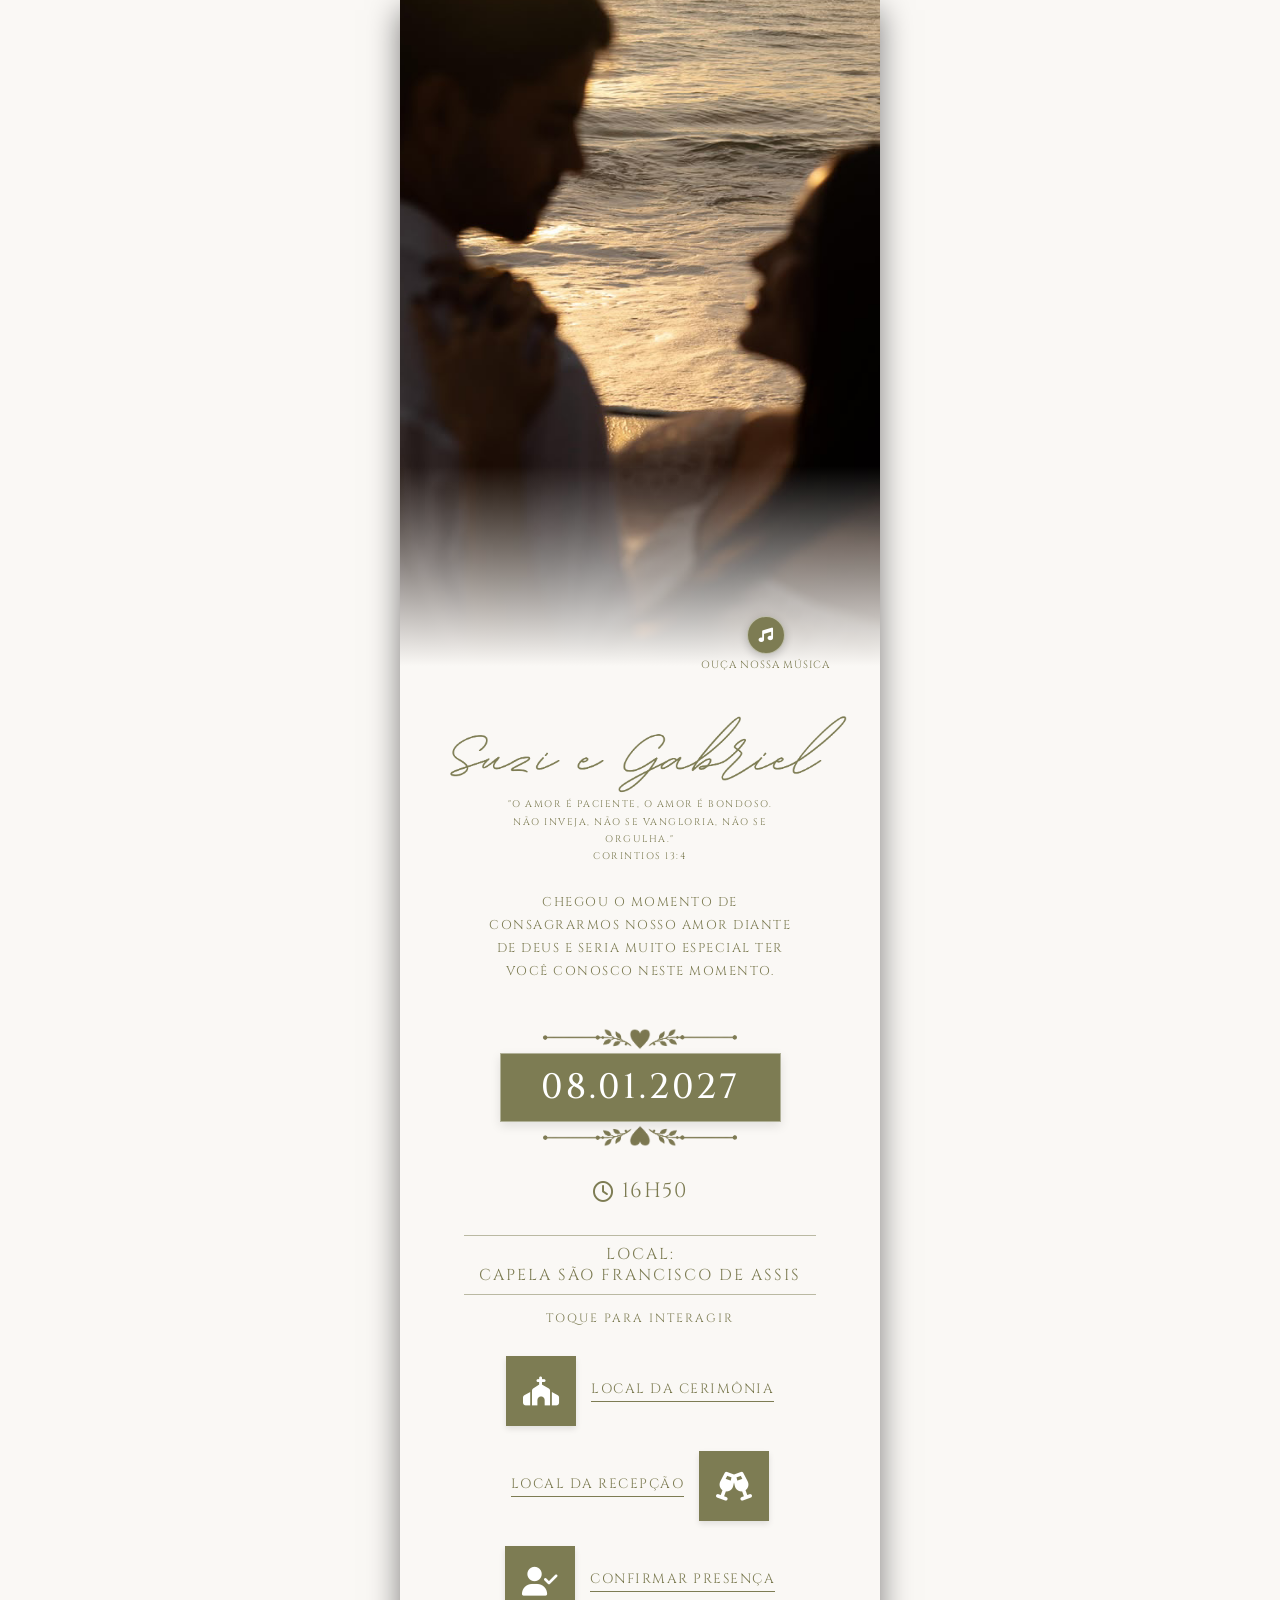
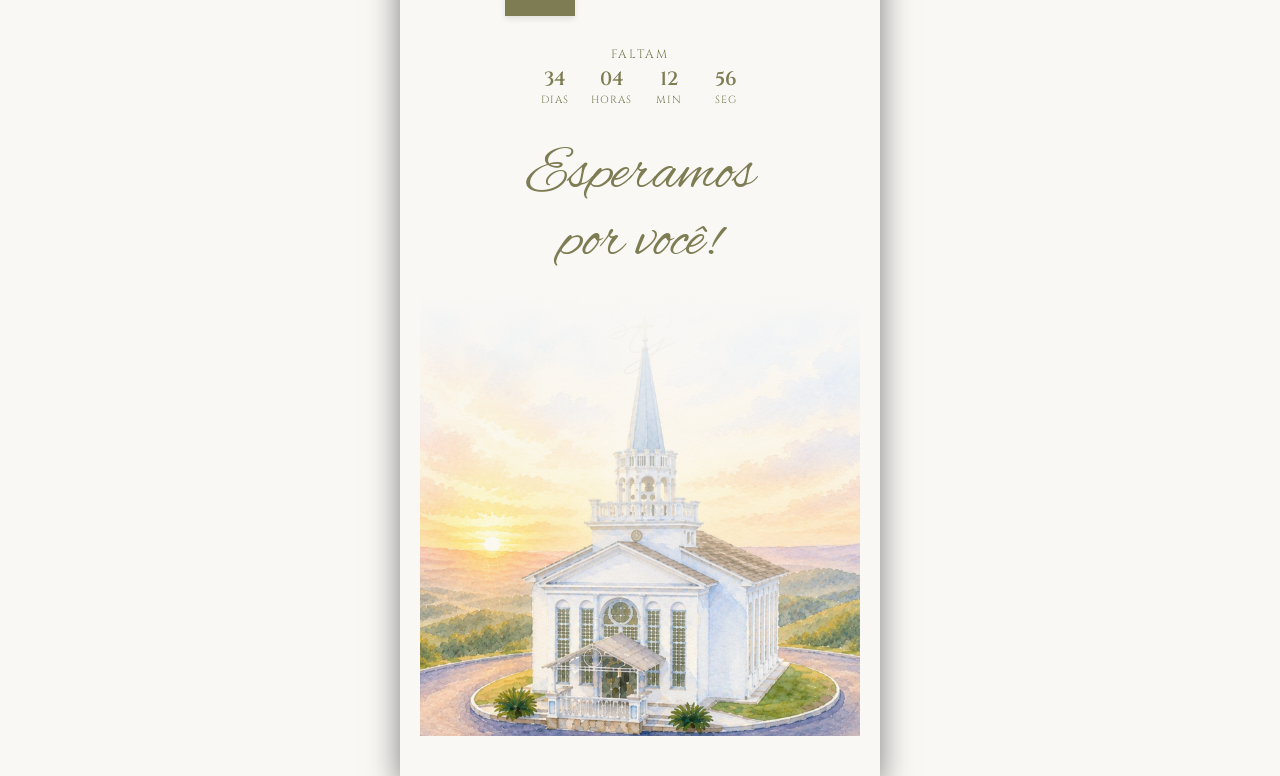
<file: index.html>
<html lang="pt-BR">
<head>
  <meta charset="UTF-8">
  <meta name="viewport" content="width=device-width, initial-scale=1.0">
  <title>Suzi e Gabriel</title>
  
  <!-- Google Fonts -->
  <link rel="preconnect" href="https://fonts.googleapis.com">
  <link rel="preconnect" href="https://fonts.gstatic.com" crossorigin>
  <link href="https://fonts.googleapis.com/css2?family=Alex+Brush&family=Cinzel:wght@400;500;600&display=swap" rel="stylesheet">
  
    <!-- Ícones do App/Navegador -->
  <link href="imagens/icon.png" rel="shortcut icon"/>
  <link href="imagens/icon-192.png" rel="icon" sizes="192x192"/>
  <link href="imagens/icon-180.png" rel="apple-touch-icon" sizes="180x180"/>
  
  <!-- FontAwesome -->
  <link rel="stylesheet" href="https://cdnjs.cloudflare.com/ajax/libs/font-awesome/6.4.0/css/all.min.css">

  <!-- CSS Local -->
  <link rel="stylesheet" href="./style.css">
</head>
<body>
   <!-- Música de fundo -->
<audio id="bg-music" loop src="audio/musica.mp3"></audio>
<div class="card-container">

  <!-- FOTO DO TOPO -->
  <div class="top-photo-wrapper">
    <img src="imagens/foto-casal1.png" alt="Foto Casal Topo">
  </div>

  <!-- CONTEÚDO PRINCIPAL -->
  <div class="main-content">
    
    <!-- CONTAINER DOS NOMES COM A DECORAÇÃO -->
    <div class="names-container">
      <!-- Bloco de Música com Texto -->
<div class="music-wrapper">
    <button id="music-btn" class="music-toggle-btn" aria-label="Tocar Música">
      <i class="fa-solid fa-music"></i>
    </button>
    <span class="music-label">Ouça nossa música</span>
  </div>
</div>

<div class="image-nomes">
<img src="imagens/nomes.png" alt="Foto Casal Topo">
</div>
      
   <!-- Versículo Bíblico -->
<p class="versiculo-biblico">
  "O amor é paciente, o amor é bondoso. <br> 
  Não inveja, não se vangloria, não se orgulha."<br>
  Corintios 13:4
</p>

<!-- Texto da Saudação -->
<p class="invitation-text">
  Chegou o momento de consagrarmos nosso amor diante de Deus e seria muito especial ter você conosco neste momento.
</p>

     <!-- SEÇÃO DA DATA COM DECORAÇÕES -->
    <div class="date-wrapper">
      <img src="imagens/arabesco-coracao-cima.png" alt="Decoração Topo" class="date-deco date-deco-top">

      <!-- DATA EM DESTAQUE -->
      <div class="date-badge">
        08.01.2027
      </div>

      <img src="imagens/arabesco-coracao-baixo.png" alt="Decoração Base" class="date-deco date-deco-bottom">
    </div>

    <!-- HORA -->
     <div class="time-text">
      <i class="far fa-clock"></i>
      <span>16H50</span>
    </div>
    
    <!-- LOCAL -->
    <div class="location-info">
      <div class="divider-line"></div>
      <p class="location-text">Local: <br>Capela São Francisco de Assis</p>
      <div class="divider-line"></div>
    </div>

    <!-- INSTRUÇÃO -->
    <p class="touch-instruction">Toque para interagir</p>

    <!-- BOTÕES INTERATIVOS -->
    <div class="interactive-buttons">

      <!-- Botão 1: Local da Cerimônia (Igreja) -->
      <a href="https://digitalconvite.github.io/suzi-e-gabriel/local-cerimonia.html" rel="noopener noreferrer" class="btn-row">
        <div class="icon-square">
          <i class="fas fa-church"></i>
        </div>
        <span class="btn-label">Local da Cerimônia</span>
      </a>

      <!-- Botão 2: Local da recepção -->
      <a href="https://digitalconvite.github.io/suzi-e-gabriel/local-recepcao.html" rel="noopener noreferrer" class="btn-row reverse">
        <div class="icon-square">
          <i class="fas fa-glass-cheers"></i>
        </div>
        <span class="btn-label">Local da recepção</span>
      </a>

      <!-- Botão 3: Confirmar Presença -->
      <div class="btn-row" id="rsvpBtn">
        <div class="icon-square">
          <i class="fas fa-user-check"></i>
        </div>
        <span class="btn-label">Confirmar Presença</span>
      </div>

    </div>
    
    <!-- CONTAGEM REGRESSIVA -->
<div class="countdown-container">
  <div class="countdown-title">FALTAM</div>
  <div class="countdown-timer" id="countdown">
    <div class="time-box">
      <span id="days">00</span>
      <small>dias</small>
    </div>
    <div class="time-box">
      <span id="hours">00</span>
      <small>horas</small>
    </div>
    <div class="time-box">
      <span id="minutes">00</span>
      <small>min</small>
    </div>
    <div class="time-box">
      <span id="seconds">00</span>
      <small>seg</small>
    </div>
  </div>
</div>

    <div class="waiting-text">
        Esperamos<br>por você!
      </div>

    <!-- FOTO DA PARTE INFERIOR -->
    <div class="bottom-section">
      <div class="bottom-photo-wrapper">
        <img src="imagens/foto-final.jpeg" alt="flores douradas">
      </div>
    </div>

  </div>

  <!-- MODAL RSVP -->
  <div id="rsvpModal" class="modal">
    <div class="modal-content">
      <h3>Confirmação de Presença</h3>
      <form id="rsvpForm">
        
        <div class="form-group">
          <label for="nome">Seu Nome Completo:</label>
          <input type="text" id="nome" placeholder="Digite seu nome completo" required>
        </div>
        
        <div class="form-group">
          <label for="presencaCelebracao">Celebração:</label>
          <select id="presencaCelebracao" required>
            <option value="Sim, estarei presente na Celebração">Sim, estarei presente na Celebração</option>
            <option value="Não poderei ir à Celebração">Não poderei ir à Celebração</option>
          </select>
        </div>

        <div class="form-group">
          <label for="presencaRecepcao">Recepção / Festa:</label>
          <select id="presencaRecepcao" required>
            <option value="Sim, estarei presente na Recepção">Sim, estarei presente na Recepção</option>
            <option value="Não poderei ir à Recepção">Não poderei ir à Recepção</option>
          </select>
        </div>

        <div class="form-group">
          <label for="acompanhantes">Quantidade de Acompanhantes:</label>
          <input type="number" id="acompanhantes" placeholder="0" min="0" value="0">
        </div>

        <button type="submit" class="modal-btn">Enviar via WhatsApp</button>
        <button type="button" class="modal-btn btn-cancel" id="closeRsvpBtn">Fechar</button>
      </form>
    </div>
  </div>

  <!-- JavaScript Local -->
  <script src="./script.js"></script>
</body>
</html>
</file>
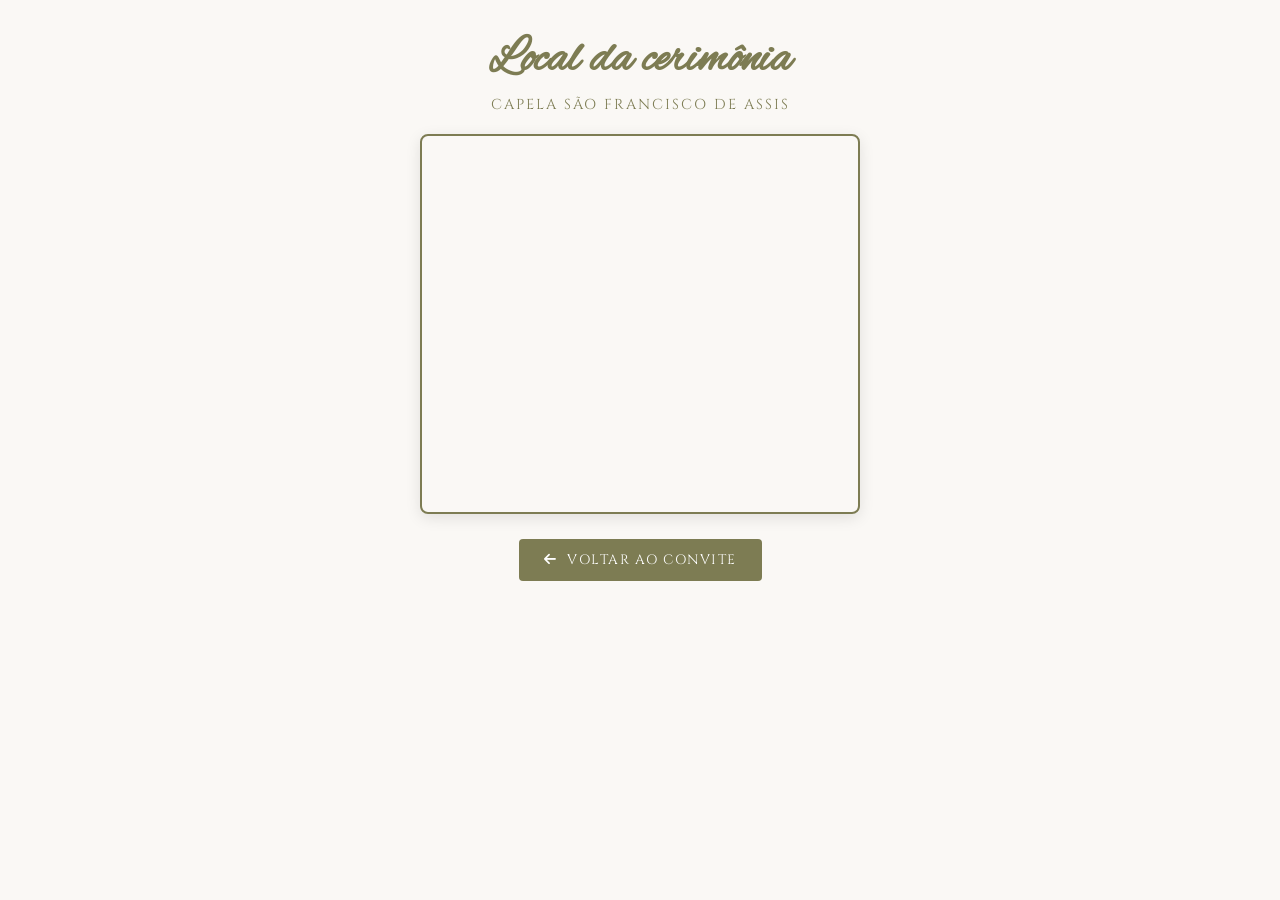
<file: local-cerimonia.html>
<!DOCTYPE html>
<html lang="pt-BR">
<head>
  <meta charset="UTF-8">
  <meta name="viewport" content="width=device-width, initial-scale=1.0">
  <title>Cerimônia</title>
  
  <!-- Google Fonts & FontAwesome -->
  <link rel="preconnect" href="https://fonts.googleapis.com">
  <link rel="preconnect" href="https://fonts.gstatic.com" crossorigin>
  <link href="https://fonts.googleapis.com/css2?family=Alex+Brush&family=Cinzel:wght@400;500;600&display=swap" rel="stylesheet">
  <link rel="stylesheet" href="https://cdnjs.cloudflare.com/ajax/libs/font-awesome/6.4.0/css/all.min.css">

  <!-- Estilos da página de localização -->
  <style>
    :root {
      --bg-color: #FAF8F5;
      --primary-color: #7D7C53;
      --text-gold: #7D7C53;
      --font-cursive: 'Alex Brush', cursive;
      --font-serif: 'Cinzel', serif;
    }

    * {
      box-sizing: border-box;
      margin: 0;
      padding: 0;
    }

    body {
      background-color: var(--bg-color);
      font-family: var(--font-serif);
      color: var(--text-gold);
      min-height: 100vh;
      display: flex;
      justify-content: center;
      align-items: flex-start;
    }

    .page-container {
      width: 100%;
      max-width: 480px;
      padding: 30px 20px;
      text-align: center;
      display: flex;
      flex-direction: column;
      align-items: center;
    }

    .title {
      font-family: var(--font-cursive);
      font-size: 3rem;
      color: var(--primary-color);
      margin-bottom: 5px;
    }

    .subtitle {
      font-size: 0.9rem;
      letter-spacing: 2px;
      text-transform: uppercase;
      margin-bottom: 20px;
    }

    .map-frame {
      width: 100%;
      height: 380px;
      border: 2px solid var(--primary-color);
      border-radius: 8px;
      overflow: hidden;
      box-shadow: 0 4px 15px rgba(0, 0, 0, 0.1);
      margin-bottom: 25px;
    }

    .map-frame iframe {
      width: 100%;
      height: 100%;
      border: 0;
    }

    /* Botão de Voltar ao Convite */
    .back-btn {
      display: inline-flex;
      align-items: center;
      gap: 10px;
      background-color: var(--primary-color);
      color: #FFFFFF;
      text-decoration: none;
      padding: 12px 25px;
      border-radius: 4px;
      font-size: 0.85rem;
      letter-spacing: 1.5px;
      text-transform: uppercase;
      transition: transform 0.2s ease, background-color 0.2s ease;
    }

    .back-btn:hover {
      transform: scale(1.03);
    }
  </style>
</head>
<body>

  <div class="page-container">
    <h1 class="title">Local da cerimônia</h1>
    <p class="subtitle">Capela São Francisco de Assis</p>

    <!-- MAPA INCORPORADO DO GOOGLE MAPS (Entrar no google maps, digitar o local, compartilhar e escoher opção incorporar um mapa e copiar apenas o link) -->
    <div class="map-frame">
      <iframe 
        src="https://www.google.com/maps/embed?pb=!1m18!1m12!1m3!1d3835.927286874853!2d-48.103986000000006!3d-15.965173199999999!2m3!1f0!2f0!3f0!3m2!1i1024!2i768!4f13.1!3m3!1m2!1s0x935bd4eb6a937f51%3A0x8a5ad4c5082802d6!2sCapela%20S%C3%A3o%20Francisco%20de%20Assis%20-%20Ponte%20Alta!5e0!3m2!1spt-BR!2sbr!4v1795541148882!5m2!1spt-BR!2sbr" width="600" height="450" style="border:0;" allowfullscreen="" loading="lazy" referrerpolicy="strict-origin-when-cross-origin" 
        loading="lazy" 
        referrerpolicy="no-referrer-when-downgrade">
      </iframe>
    </div>

    <!-- BOTÃO PARA VOLTAR -->
    <a href="./index.html" class="back-btn">
      <i class="fas fa-arrow-left"></i>
      Voltar ao Convite
    </a>
  </div>

</body>
</html>
</file>
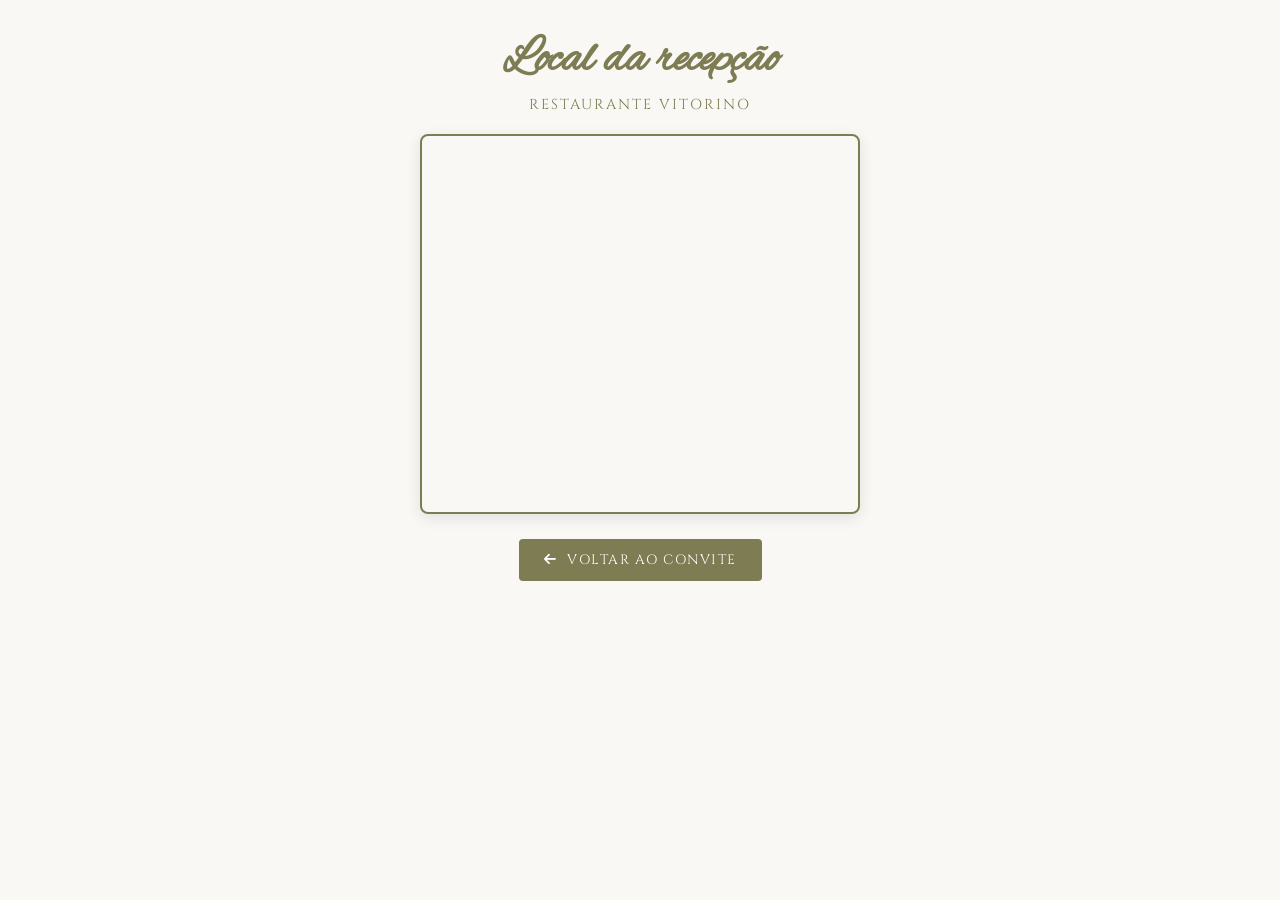
<file: local-recepcao.html>
<!DOCTYPE html>
<html lang="pt-BR">
<head>
  <meta charset="UTF-8">
  <meta name="viewport" content="width=device-width, initial-scale=1.0">
  <title>Cerimônia</title>
  
  <!-- Google Fonts & FontAwesome -->
  <link rel="preconnect" href="https://fonts.googleapis.com">
  <link rel="preconnect" href="https://fonts.gstatic.com" crossorigin>
  <link href="https://fonts.googleapis.com/css2?family=Alex+Brush&family=Cinzel:wght@400;500;600&display=swap" rel="stylesheet">
  <link rel="stylesheet" href="https://cdnjs.cloudflare.com/ajax/libs/font-awesome/6.4.0/css/all.min.css">

  <!-- Estilos da página de localização -->
  <style>
    :root {
      --bg-color: #FAF8F5;
      --primary-color: #7D7C53;
      --text-gold: #7D7C53;
      --font-cursive: 'Alex Brush', cursive;
      --font-serif: 'Cinzel', serif;
    }

    * {
      box-sizing: border-box;
      margin: 0;
      padding: 0;
    }

    body {
      background-color: var(--bg-color);
      font-family: var(--font-serif);
      color: var(--text-gold);
      min-height: 100vh;
      display: flex;
      justify-content: center;
      align-items: flex-start;
    }

    .page-container {
      width: 100%;
      max-width: 480px;
      padding: 30px 20px;
      text-align: center;
      display: flex;
      flex-direction: column;
      align-items: center;
    }

    .title {
      font-family: var(--font-cursive);
      font-size: 3rem;
      color: var(--primary-color);
      margin-bottom: 5px;
    }

    .subtitle {
      font-size: 0.9rem;
      letter-spacing: 2px;
      text-transform: uppercase;
      margin-bottom: 20px;
    }

    .map-frame {
      width: 100%;
      height: 380px;
      border: 2px solid var(--primary-color);
      border-radius: 8px;
      overflow: hidden;
      box-shadow: 0 4px 15px rgba(0, 0, 0, 0.1);
      margin-bottom: 25px;
    }

    .map-frame iframe {
      width: 100%;
      height: 100%;
      border: 0;
    }

    /* Botão de Voltar ao Convite */
    .back-btn {
      display: inline-flex;
      align-items: center;
      gap: 10px;
      background-color: var(--primary-color);
      color: #FFFFFF;
      text-decoration: none;
      padding: 12px 25px;
      border-radius: 4px;
      font-size: 0.85rem;
      letter-spacing: 1.5px;
      text-transform: uppercase;
      transition: transform 0.2s ease, background-color 0.2s ease;
    }

    .back-btn:hover {
      transform: scale(1.03);
    }
  </style>
</head>
<body>

  <div class="page-container">
    <h1 class="title">Local da recepção</h1>
    <p class="subtitle">Restaurante Vitorino</p>

    <!-- MAPA INCORPORADO DO GOOGLE MAPS (Entrar no google maps, digitar o local, compartilhar e escoher opção incorporar um mapa e copiar apenas o link) -->
    <div class="map-frame">
      <iframe 
        src="https://www.google.com/maps/embed?pb=!1m18!1m12!1m3!1d3838.4821049577786!2d-47.926681423912875!3d-15.831239023865574!2m3!1f0!2f0!3f0!3m2!1i1024!2i768!4f13.1!3m3!1m2!1s0x935a2fde38d3a66b%3A0x1dfc8dc6ee4143a1!2sVitorino%20Pizzaria%20e%20Ristorante!5e0!3m2!1spt-BR!2sbr!4v1795541614466!5m2!1spt-BR!2sbr" width="600" height="450" style="border:0;" allowfullscreen="" loading="lazy" referrerpolicy="strict-origin-when-cross-origin" 
        loading="lazy" 
        referrerpolicy="no-referrer-when-downgrade">
      </iframe>
    </div>

    <!-- BOTÃO PARA VOLTAR -->
    <a href="./index.html" class="back-btn">
      <i class="fas fa-arrow-left"></i>
      Voltar ao Convite
    </a>
  </div>

</body>
</html>
</file>
<file: style.css>
:root {
  --bg-color: #FAF8F5;
  --primary-color: #7D7C53;
  --text-gold: #7D7C53;
  --text-dark: #7d7c53;
  --font-cursive: 'Alex Brush', cursive;
  --font-serif: 'Cinzel', serif;
}

* {
  box-sizing: border-box;
  margin: 0;
  padding: 0;
}

html, body {
  width: 100%;
  min-height: 100vh;
  background-color: #faf8f5;
  font-family: var(--font-serif);
  overflow-x: hidden;
  display: flex;
  justify-content: center;
  align-items: flex-start;
}

/* Container do Convite */
.card-container {
  width: 100%;
  max-width: 480px;
  background-color: var(--bg-color);
  position: relative;
  display: flex;
  flex-direction: column;
  align-items: center;
  text-align: center;
  box-shadow: 0 10px 30px rgba(0,0,0,0.5);
  min-height: 100vh;
}

/* Foto do Topo */
.top-photo-wrapper {
  width: 100%;
  height: 100%;
  position: relative;
  overflow: hidden;
}

.top-photo-wrapper img {
  width: 100%;
  height: 100%;
  object-fit: cover;
}

.top-photo-wrapper::after {
  content: '';
  position: absolute;
  bottom: 0;
  left: 0;
  width: 100%;
  height: 30%;
  background: linear-gradient(to bottom, rgba(250,248,245,0) 0%, var(--bg-color) 100%);
}

/* Conteúdo Central */
.main-content {
  padding: 20px 20px 40px;
  width: 100%;
  display: flex;
  flex-direction: column;
  align-items: center;
}

.names-container {
  position: relative;
  display: flex;
  justify-content: center;
  align-items: center;
  width: 50%;
  margin: 5px 0 20px;
}

.left-decoration {
  position: absolute;
  left: -20%;
  top: -100px;
  width: 150px;
  height: auto;
  pointer-events: none;
}

.names-container .couple-names {
  margin: 0;
}

.couple-names {
  font-family: var(--font-cursive);
  font-size: 3.8rem;
  color: var(--primary-color);
  line-height: 1.1;
  margin: 10px 0 20px;
  font-weight: normal;
}

.couple-names span {
  display: block;
  font-size: 2.2rem;
  margin: -5px 0;
}

.versiculo-biblico {
  font-size: 0.6rem;
  color: var(--text-gold);
  letter-spacing: 1.5px;
  line-height: 1.8;
  max-width: 320px;
  text-transform: uppercase;
  margin-bottom: 25px;
}

.invitation-text {
  font-size: 0.8rem;
  color: var(--text-gold);
  letter-spacing: 1.5px;
  line-height: 1.8;
  max-width: 320px;
  text-transform: uppercase;
  margin-bottom: 25px;
}

.information-extra {
  font-size: 0.8rem;
  color: var(--text-gold);
  letter-spacing: 1.5px;
  line-height: 1.8;
  max-width: 320px;
  text-transform: uppercase;
  margin-bottom: 25px;
}

.location-info {
  width: 100%;
  margin-bottom: 15px;
}

.divider-line {
  width: 80%;
  height: 1px;
  background-color: var(--text-gold);
  opacity: 0.5;
  margin: 0 auto;
}

.location-text {
  font-size: 0.99rem;
  color: var(--text-gold);
  letter-spacing: 2px;
  padding: 8px 0;
  text-transform: uppercase;
}

/* Horário do Evento - Garante a cor dourada no texto e ícone */
.time-text {
  display: flex;
  align-items: center;
  justify-content: center;
  gap: 6px;
  font-size: 1.3rem;
  color: var(--text-gold);
  letter-spacing: 1.5px;
  margin-bottom: 30px;
}

.time-text i,
.time-text span {
  color: var(--text-gold);
}

.date-wrapper {
  display: flex;
  flex-direction: column;
  align-items: center;
  justify-content: center;
  width: 100%;
  margin: 20px 0 30px;
}

.date-wrapper .date-badge {
  margin: 1px 0;
}

.date-badge {
  background-color: var(--primary-color);
  color: #FFFFFF;
  font-size: 2.2rem;
  font-weight: 500;
  padding: 10px 40px;
  letter-spacing: 3px;
  border: 1px solid rgba(255,255,255,0.4);
  box-shadow: 0 4px 10px rgba(0,0,0,0.1);
  position: relative;
}

.date-deco {
  width: 220px;
  height: auto;
  object-fit: contain;
  pointer-events: none;
}

.date-deco-top {
  margin-bottom: 2px;
}

.date-deco-bottom {
  margin-top: 2px;
}

.touch-instruction {
  font-size: 0.75rem;
  color: var(--text-gold);
  letter-spacing: 2px;
  text-transform: uppercase;
  margin-bottom: 30px;
}

.interactive-buttons {
  width: 100%;
  display: flex;
  flex-direction: column;
  gap: 25px;
  margin-bottom: 40px;
}

.btn-row {
  display: flex;
  align-items: center;
  justify-content: center;
  gap: 15px;
  text-decoration: none;
  cursor: pointer;
  transition: transform 0.2s ease;
}

.btn-row.reverse {
  flex-direction: row-reverse;
}

.btn-row:hover {
  transform: scale(1.03);
}

.icon-square {
  width: 70px;
  height: 70px;
  background-color: var(--primary-color);
  border: 1px solid var(--text-dark);
  display: flex;
  align-items: center;
  justify-content: center;
  color: #FFFFFF;
  font-size: 1.8rem;
  box-shadow: 0 3px 6px rgba(0,0,0,0.1);
}

.btn-label {
  font-size: 0.85rem;
  color: var(--text-gold);
  letter-spacing: 1.5px;
  text-transform: uppercase;
  position: relative;
  padding-bottom: 4px;
}

.btn-label::after {
  content: '';
  position: absolute;
  bottom: 0;
  left: 0;
  width: 100%;
  height: 1px;
  background-color: var(--text-gold);
}

/* Foto Rodapé */
.bottom-section {
  width: 100%;
  position: relative;
}

.bottom-photo-wrapper {
  width: 100%;
  height: 100%;
  position: relative;
}

.bottom-photo-wrapper img {
  width: 100%;
  height: 100%;
  object-fit: cover;
}

.bottom-photo-wrapper::before {
  content: '';
  position: absolute;
  top: 0;
  left: 0;
  width: 100%;
  height: 100%;
  background: linear-gradient(to top, rgba(250,248,245,0) 0%, var(--bg-color) 100%);
}

.waiting-text {
  font-family: var(--font-cursive);
  font-size: 3.8rem;
  color: var(--primary-color);
  line-height: 1.1;
  margin: 10px 0 20px;
  font-weight: normal;
}

.waiting-text span {
  display: block;
  font-size: 2.2rem;
  margin: -5px 0;
}

/* Modal RSVP Corrigido */
.modal {
  display: none;
  position: fixed;
  top: 0;
  left: 0;
  width: 100%;
  height: 100vh;
  background: rgba(0, 0, 0, 0.7);
  z-index: 9999;
  justify-content: center;
  align-items: center;
  padding: 15px;
}

.modal-content {
  background: var(--bg-color);
  padding: 25px 20px;
  border-radius: 8px;
  width: 100%;
  max-width: 380px;
  max-height: 90vh;
  overflow-y: auto;
  text-align: center;
  box-shadow: 0 5px 20px rgba(0,0,0,0.4);
  border: 1px solid var(--primary-color);
  position: relative;
  z-index: 10000;
}

.modal-content h3 {
  color: var(--primary-color);
  font-family: var(--font-serif);
  margin-bottom: 15px;
  font-size: 1.3rem;
}

.modal-content .form-group {
  display: flex;
  flex-direction: column;
  text-align: left;
  margin-bottom: 12px;
  width: 100%;
}

.modal-content label {
  font-size: 0.8rem;
  color: var(--text-dark);
  margin-bottom: 4px;
  font-weight: bold;
  letter-spacing: 0.5px;
}

.modal-content input, 
.modal-content select {
  width: 100%;
  padding: 10px;
  border: 1px solid var(--text-gold);
  background: #FFFFFF;
  font-family: var(--font-serif);
  font-size: 0.9rem;
  border-radius: 4px;
  color: #333;
  outline: none;
  cursor: pointer;
}

.modal-content input[type="text"],
.modal-content input[type="number"] {
  cursor: text;
}

.modal-btn {
  background: var(--primary-color);
  color: #FFF;
  border: none;
  padding: 12px;
  margin-top: 10px;
  cursor: pointer;
  width: 100%;
  font-family: var(--font-serif);
  font-size: 0.9rem;
  border-radius: 4px;
  letter-spacing: 1px;
}

.modal-btn.btn-cancel {
  background: #888888;
  margin-top: 8px;
}

/* Adaptativo para Celulares */
@media screen and (max-width: 600px) {
  html, body {
    background-color: var(--bg-color);
  }

  .card-container {
    max-width: 100%;
    box-shadow: none;
  }

  .top-photo-wrapper,
  .bottom-photo-wrapper {
    height: 50vh;
  }
}

/* Container de Música acima/direita dos nomes */
.music-wrapper {
  position: absolute;
  right: -80px;
  top: -75px;
  display: flex;
  flex-direction: column;
  align-items: center;
  z-index: 10;
}

.music-toggle-btn {
  width: 38px;
  height: 38px;
  border-radius: 50%;
  background-color: var(--primary-color);
  color: #ffffff;
  border: 1px solid rgba(255, 255, 255, 0.5);
  box-shadow: 0 3px 8px rgba(0, 0, 0, 0.2);
  cursor: pointer;
  display: flex;
  align-items: center;
  justify-content: center;
  font-size: 0.9rem;
  transition: transform 0.2s ease, background-color 0.2s ease;
}

.music-toggle-btn:hover {
  transform: scale(1.1);
}

.music-toggle-btn.playing {
  animation: pulse 2s infinite;
}

/* Texto abaixo do botão */
.music-label {
  font-size: 0.65rem;
  color: var(--text-gold);
  letter-spacing: 0.8px;
  text-transform: uppercase;
  margin-top: 4px;
  white-space: nowrap;
  font-family: var(--font-serif);
}

@keyframes pulse {
  0% { box-shadow: 0 0 0 0 rgba(168, 120, 63, 0.7); }
  70% { box-shadow: 0 0 0 10px rgba(168, 120, 63, 0); }
  100% { box-shadow: 0 0 0 0 rgba(168, 120, 63, 0); }
}

/* Estilos da Contagem Regressiva */
.countdown-container {
  display: flex;
  flex-direction: column;
  align-items: center;
  margin: -10px 0 25px; /* Ajuste a margem se preferir mais distante ou próximo */
}

.countdown-title {
  font-size: 0.75rem;
  color: var(--text-gold, #A8783F);
  letter-spacing: 2px;
  margin-bottom: 8px;
  font-family: var(--font-serif, serif);
}

.countdown-timer {
  display: flex;
  gap: 12px;
}

.time-box {
  display: flex;
  flex-direction: column;
  align-items: center;
  min-width: 45px;
}

.time-box span {
  font-size: 1.2rem;
  font-weight: 600;
  color: var(--primary-color, #A8783F);
  font-family: var(--font-serif, serif);
  line-height: 1;
}

.time-box small {
  font-size: 0.65rem;
  color: var(--text-gold, #A8783F);
  text-transform: uppercase;
  letter-spacing: 1px;
  margin-top: 4px;
}

.image-nomes {
  width: 100%;
  box-sizing: border-box;
  overflow: hidden; /* Evita rolagem lateral indesejada se aumentar a escala */
}

.image-nomes img {
  display: block;
  width: 100%;      /* Ocupa 100% da largura da tela no celular */
  max-width: 100%;  /* Permite crescer sem travar em 400px */
  height: auto;     /* Mantém a proporção original sem distorcer */
}
</file>
